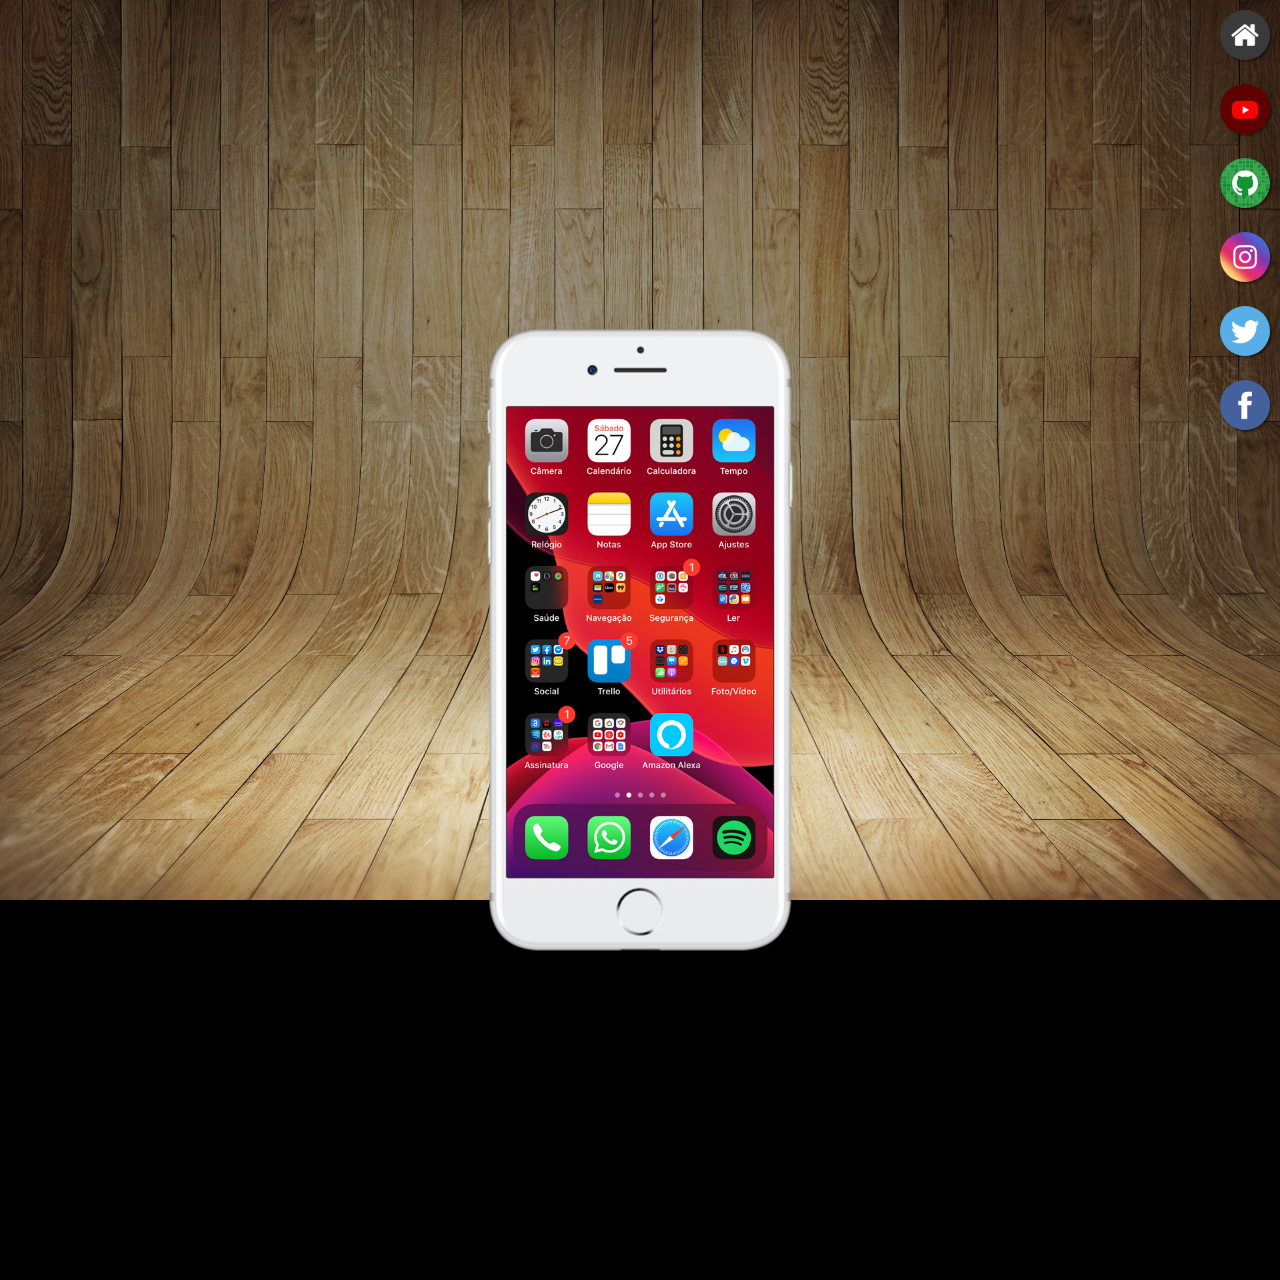
<file: index.html>
<!DOCTYPE html>
<html lang="pt-br">
<head>
    <meta charset="UTF-8">
    <meta name="viewport" content="width=device-width, initial-scale=1.0">
    <link rel="shortcut icon" href="favicon.ico" type="image/x-icon">
    <link rel="stylesheet" href="estilos/style.css">
    <title>Projeto Redes Sociais</title>
</head>
<body>
    <main>
        <section id="telefone">
            <iframe src="home.html" name="tela" id="tela" frameborder="0"></iframe>
        </section>
        <section id="redes-sociais">
            <a href="home.html" target="tela"><img src="imagens/logo-home.jpg" alt="Home"></a><br>
            <a href="youtube.html" target="tela"><img src="imagens/logo-youtube.jpg" alt="Youtube"></a><br>
            <a href="github.html" target="tela"><img src="imagens/logo-github.jpg" alt="Github"></a><br>
            <a href="instagram.html" target="tela"><img src="imagens/logo-instagram.jpg" alt="Instagram"></a><br>
            <a href="twitter.html" target="tela"><img src="imagens/logo-twitter.jpg" alt="Twitter"></a><br>
            <a href="facebook.html" target="tela"><img src="imagens/logo-facebook.jpg" alt="Facebook"></a>
        </section>
    </main>
</body>
</html>
</file>
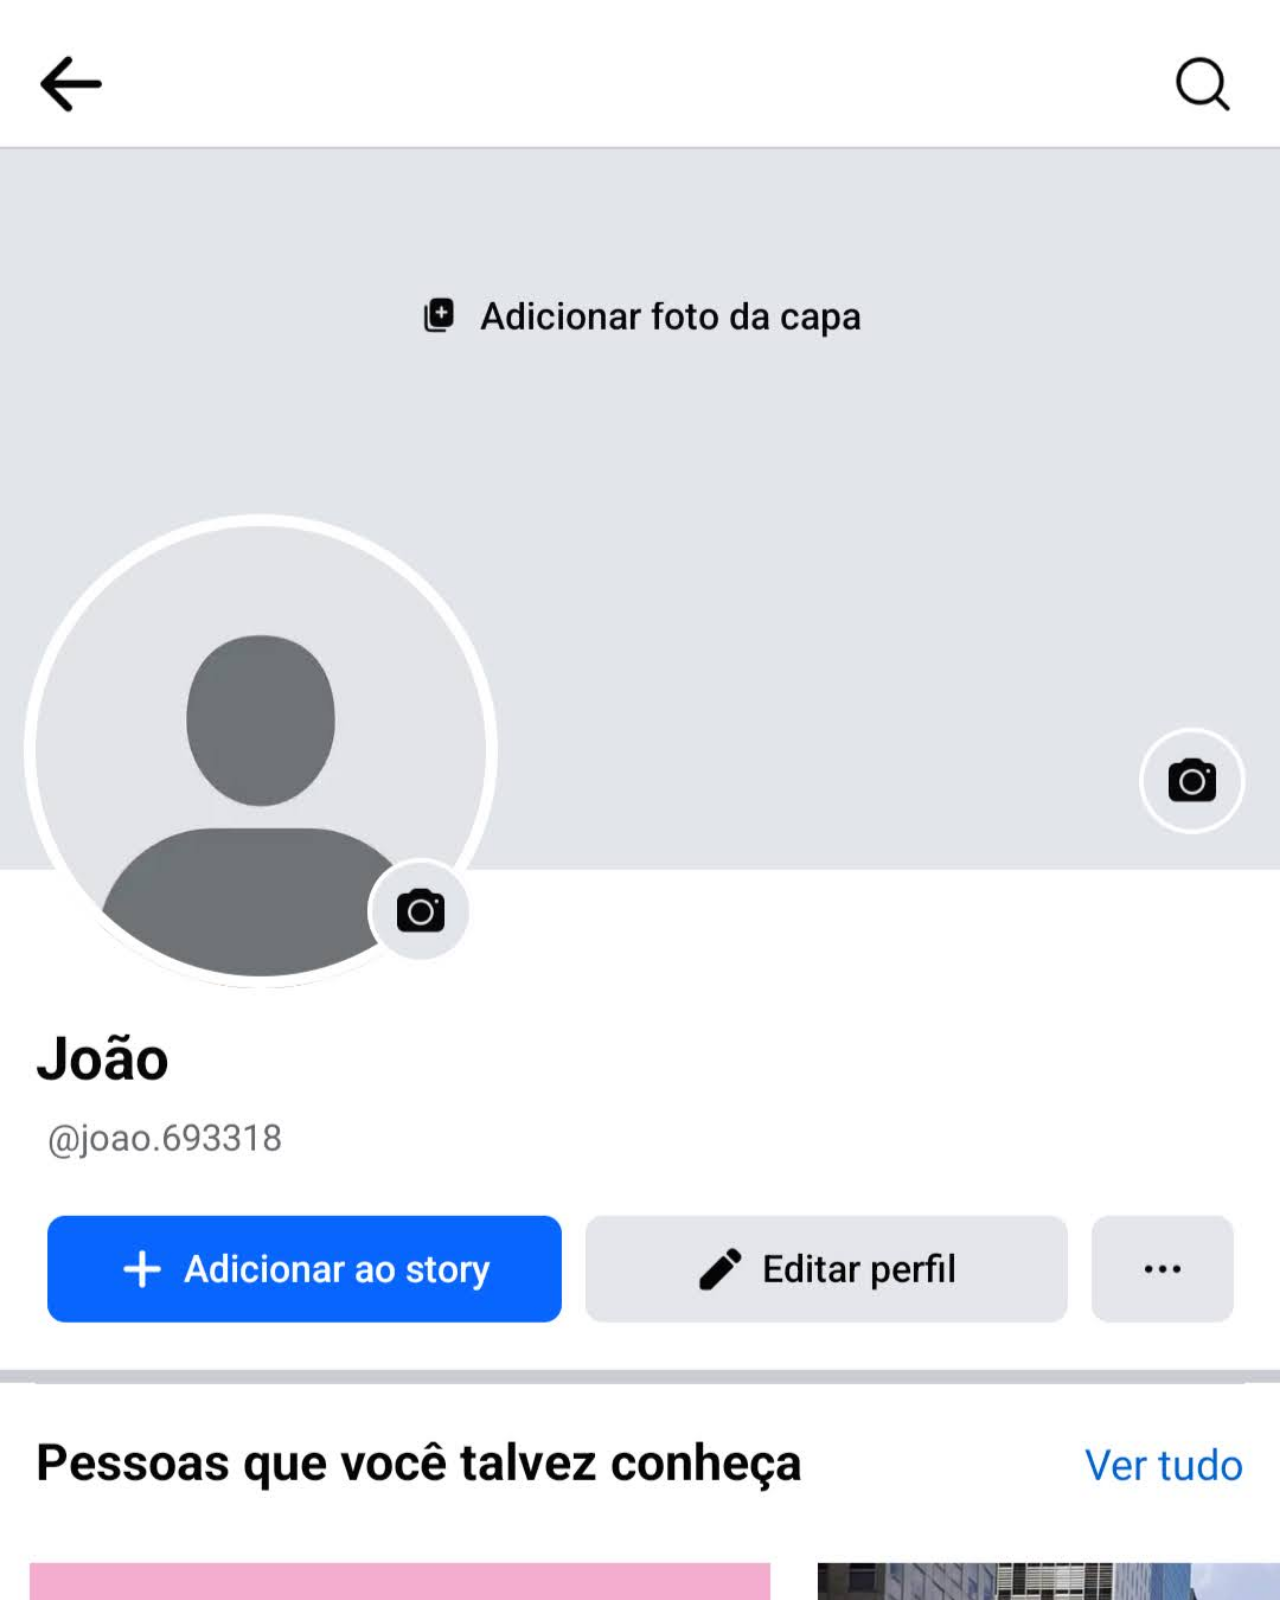
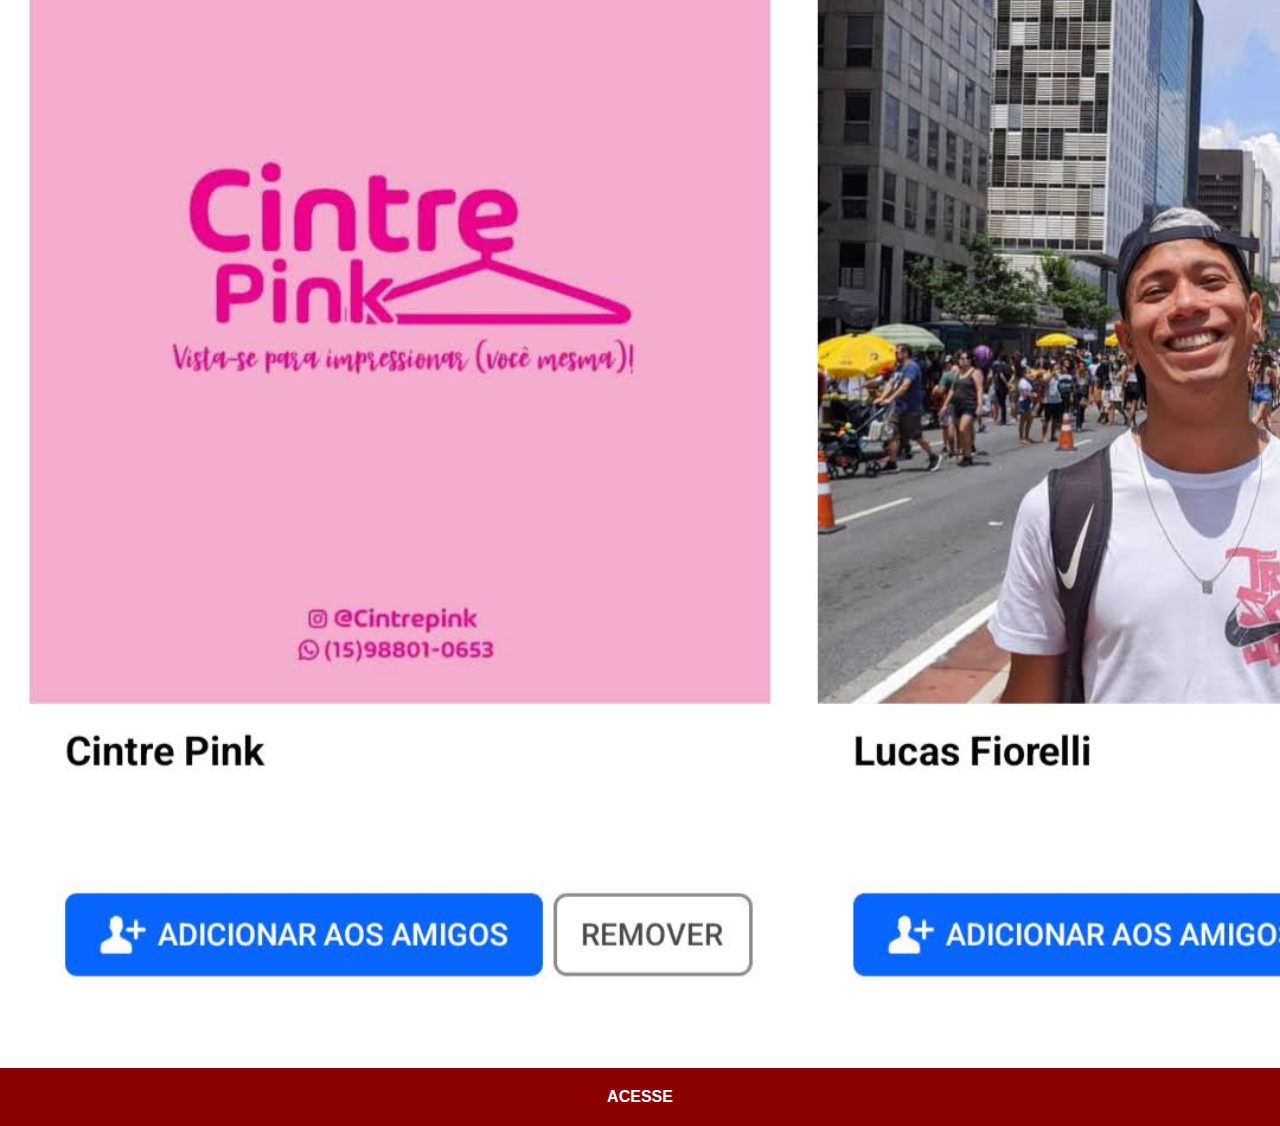
<file: facebook.html>
<!DOCTYPE html>
<html lang="pt-br">
<head>
    <meta charset="UTF-8">
    <meta name="viewport" content="width=device-width, initial-scale=1.0">
    <title>Document</title>
    <link rel="stylesheet" href="estilos/social.css">
</head>
<body>
    <img src="imagens/tela-facebook-joao.jpg" alt="Facebook">
    <a href="https://www.facebook.com/profile.php?id=100081488933831">ACESSE</a>
</body>
</html>
</file>
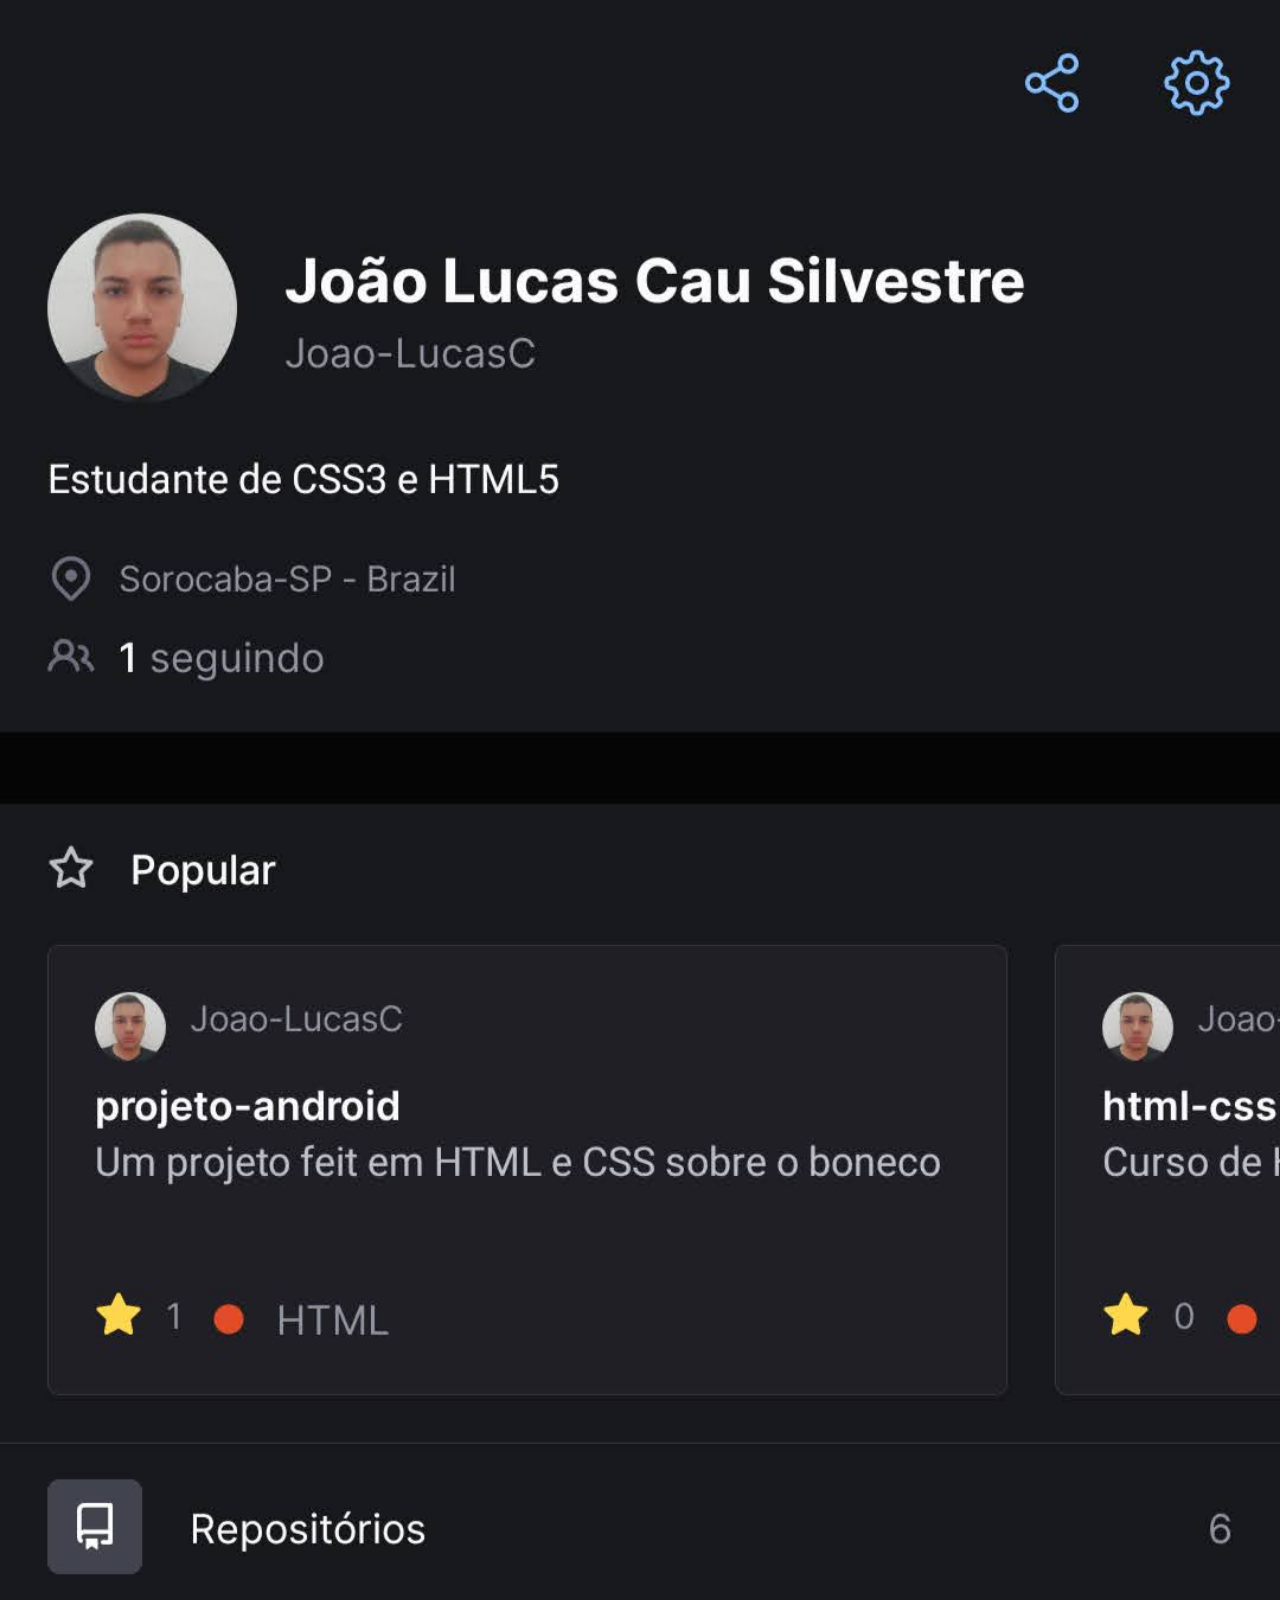
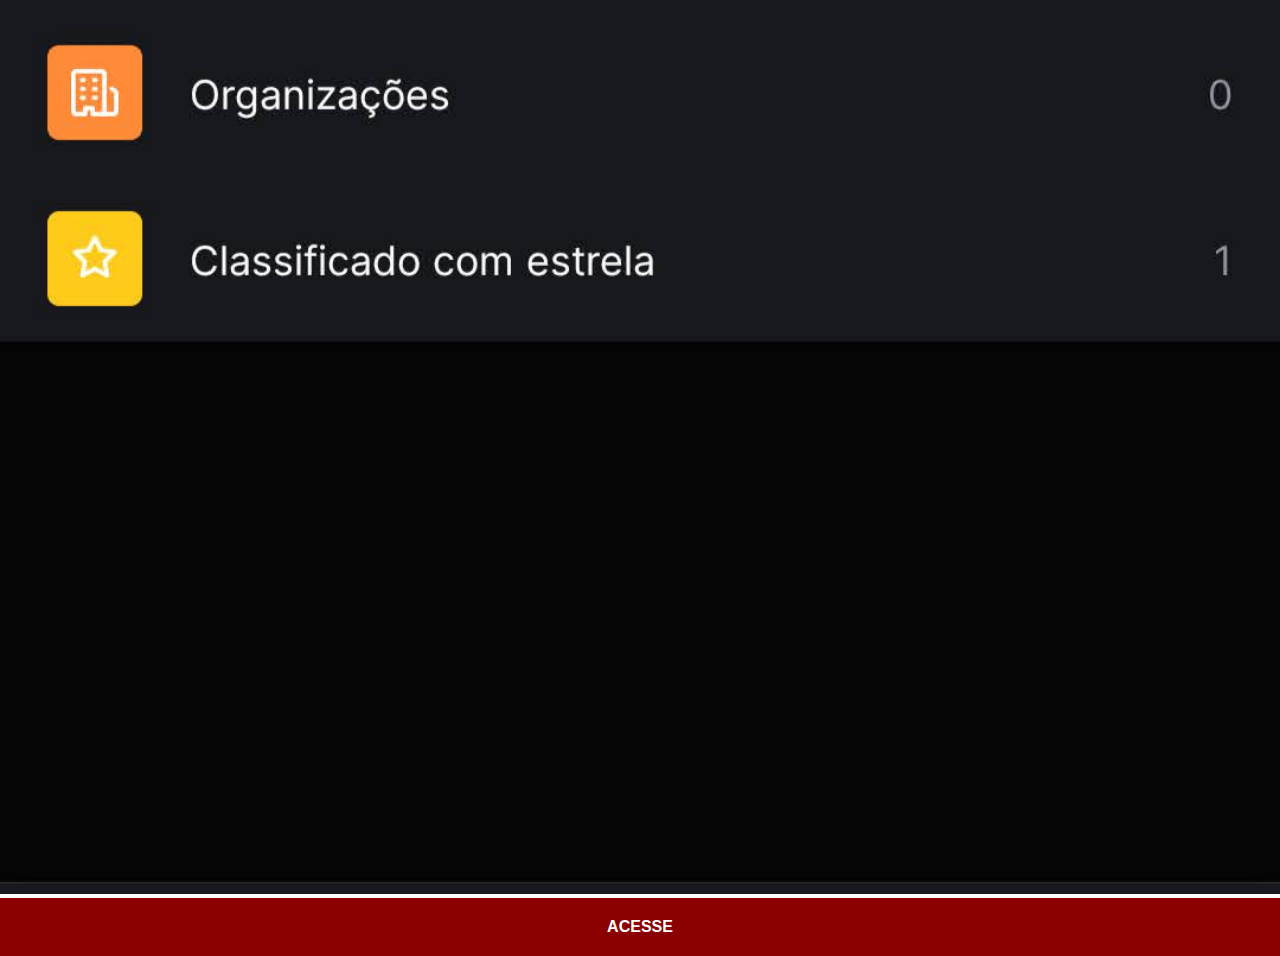
<file: github.html>
<!DOCTYPE html>
<html lang="en">
<head>
    <meta charset="UTF-8">
    <meta name="viewport" content="width=device-width, initial-scale=1.0">
    <title>Document</title>
    <link rel="stylesheet" href="estilos/social.css">
</head>
<body>
    <img src="imagens/tela-github-joao.jpg" alt="Github">
    <a href="https://github.com/Joao-LucasC" target="_blank">ACESSE</a>
</body>
</html>
</file>
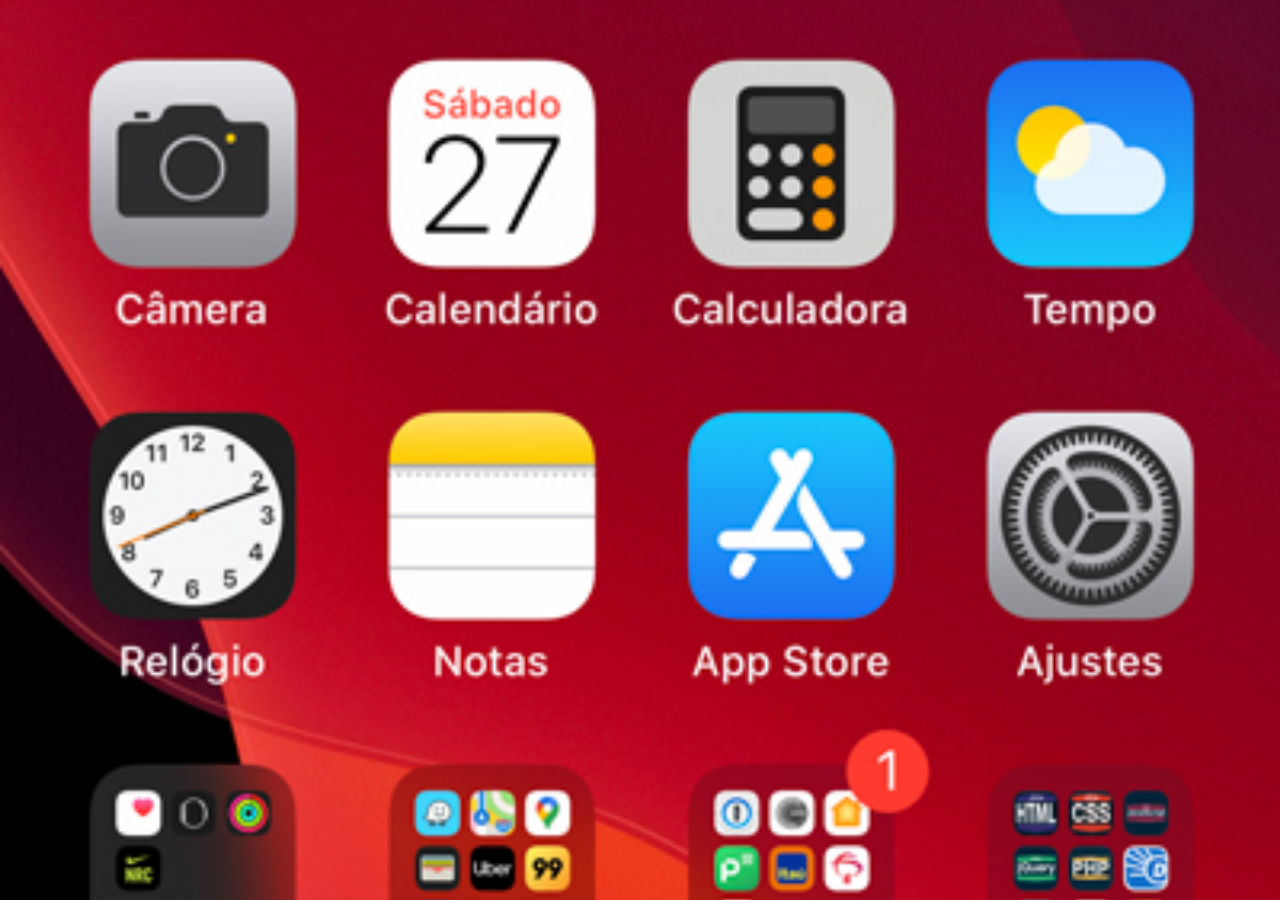
<file: home.html>
<!DOCTYPE html>
<html lang="pt-br">
<head>
    <meta charset="UTF-8">
    <meta name="viewport" content="width=device-width, initial-scale=1.0">
    <title>Home</title>
</head>
<style>
    *{
        margin: 0px;
        padding: 0px;
    }
    body{
        width: 100vw;
        height: 100vh;
        background: black url(imagens/tela-home.jpg) no-repeat top center;
        background-size: cover;
    }
</style>
<body>
    
</body>
</html>
</file>
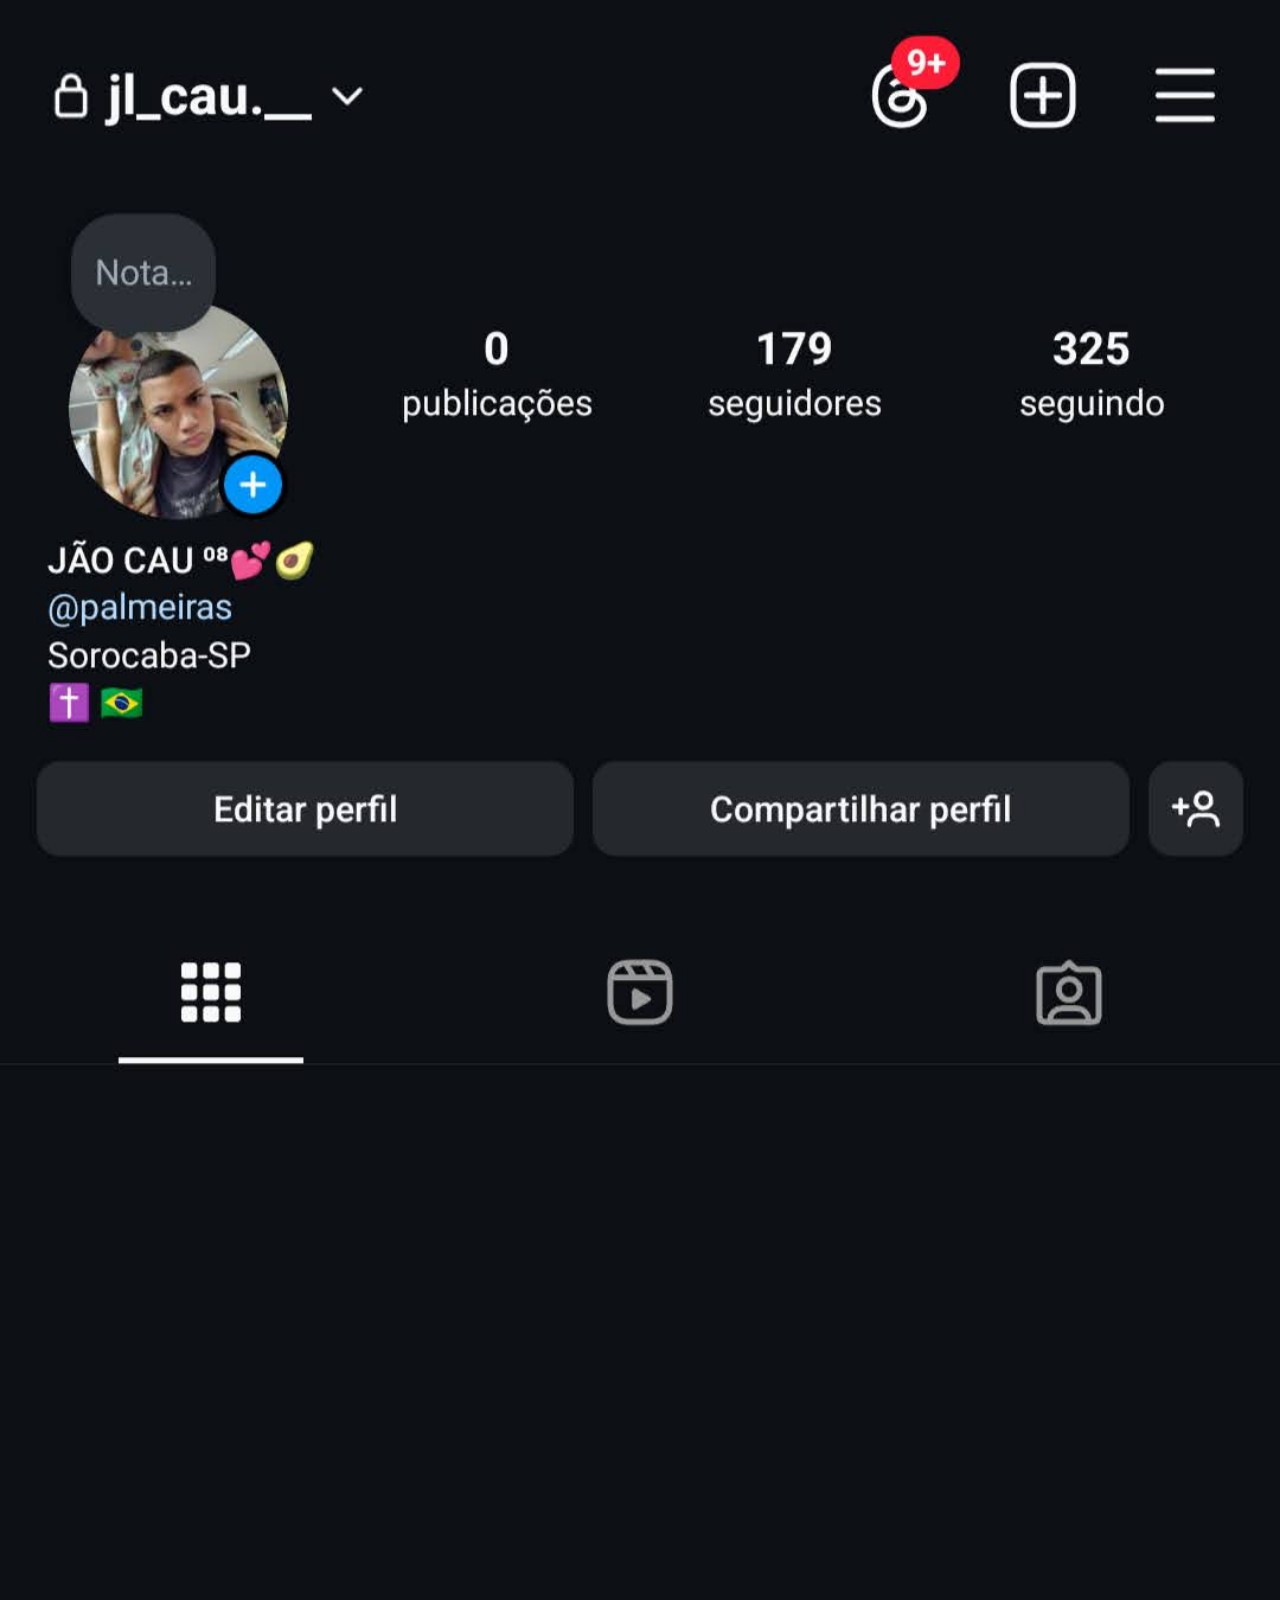
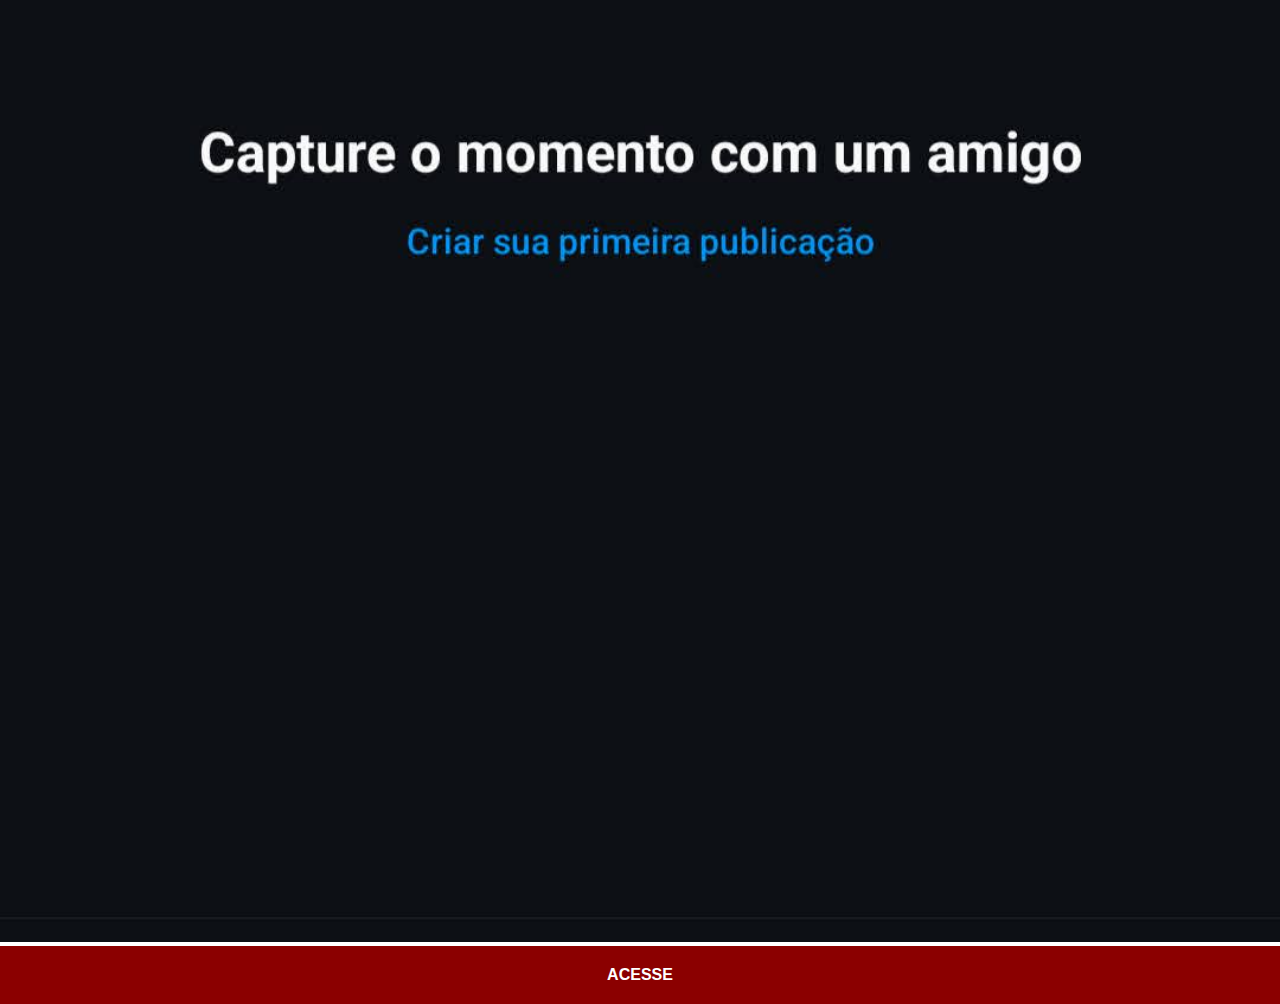
<file: instagram.html>
<!DOCTYPE html>
<html lang="pt-br">
<head>
    <meta charset="UTF-8">
    <meta name="viewport" content="width=device-width, initial-scale=1.0">
    <title>Document</title>
    <link rel="stylesheet" href="estilos/social.css">
</head>
<body>
    <img src="imagens/tela-instagram-joao.jpg" alt="Instagram">
    <a href="https://www.instagram.com/jl_cau.__/" target="_blank">ACESSE</a>
</body>
</html>
</file>
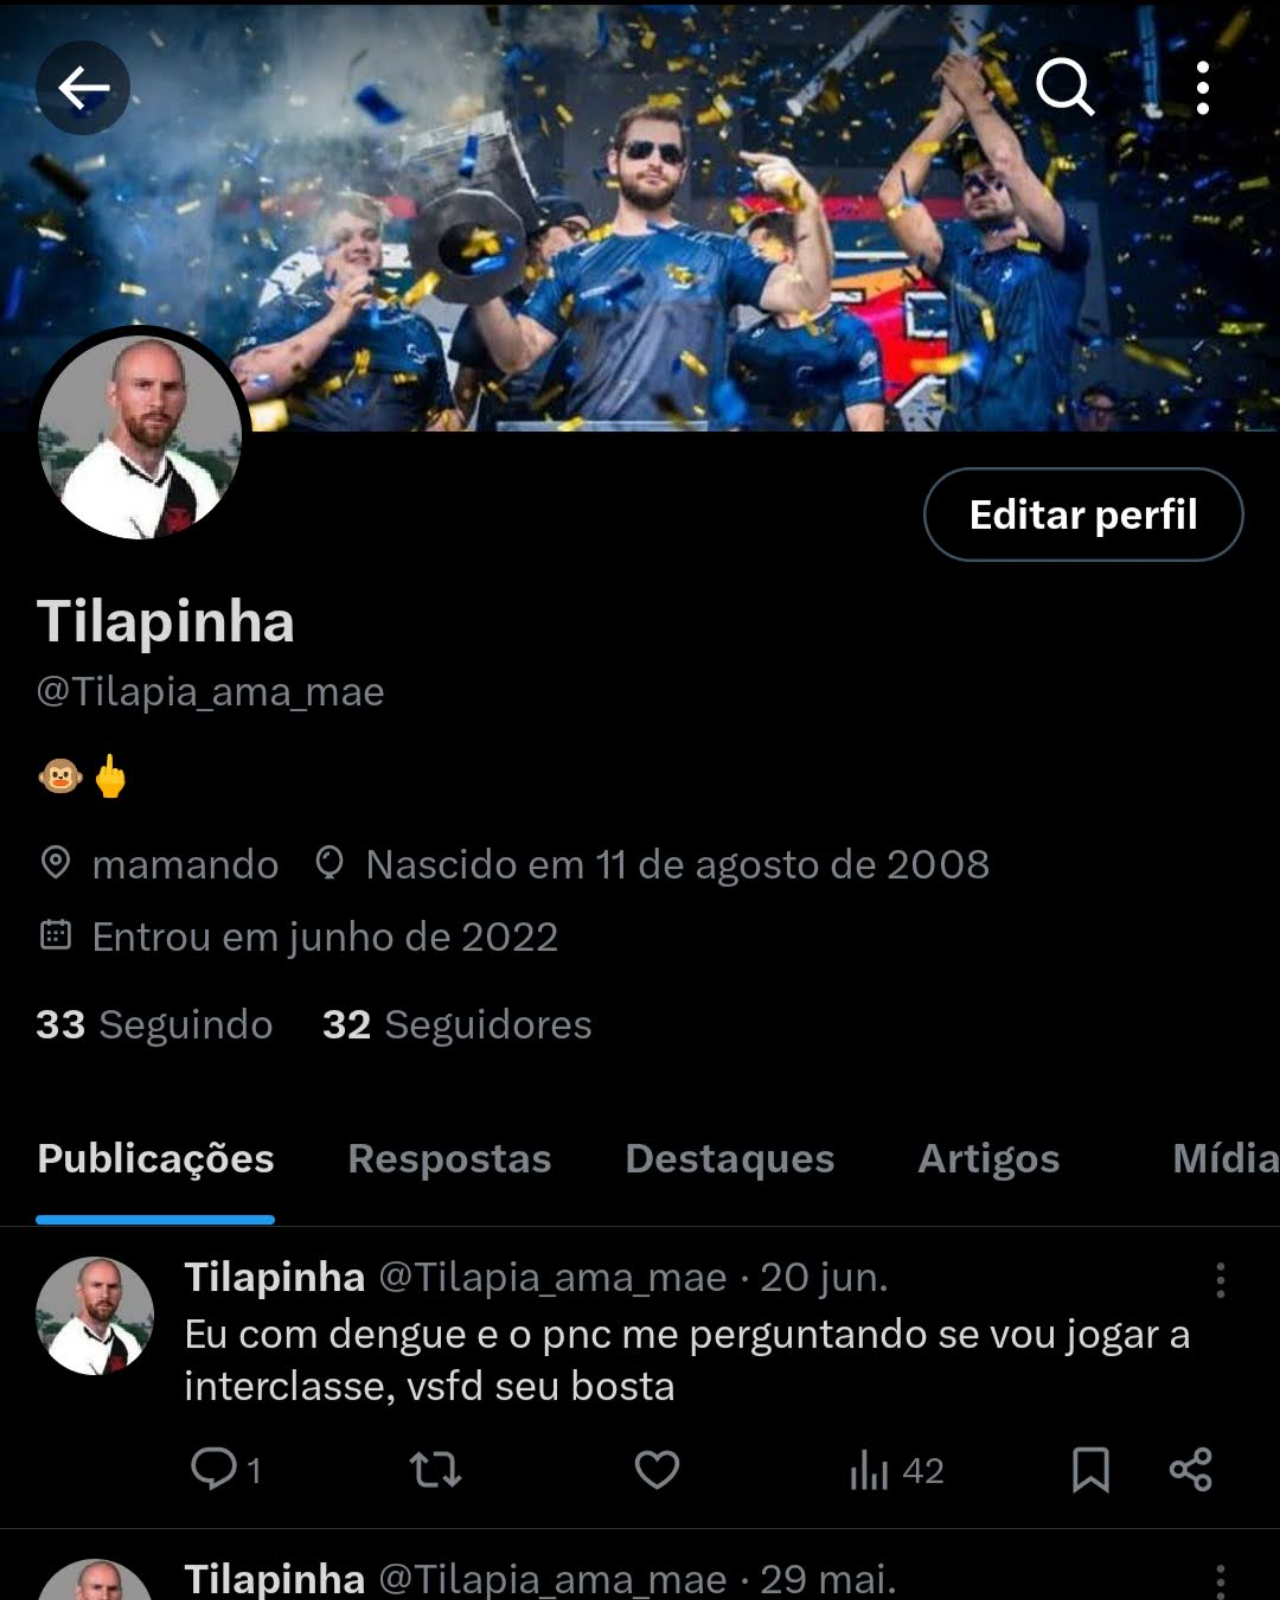
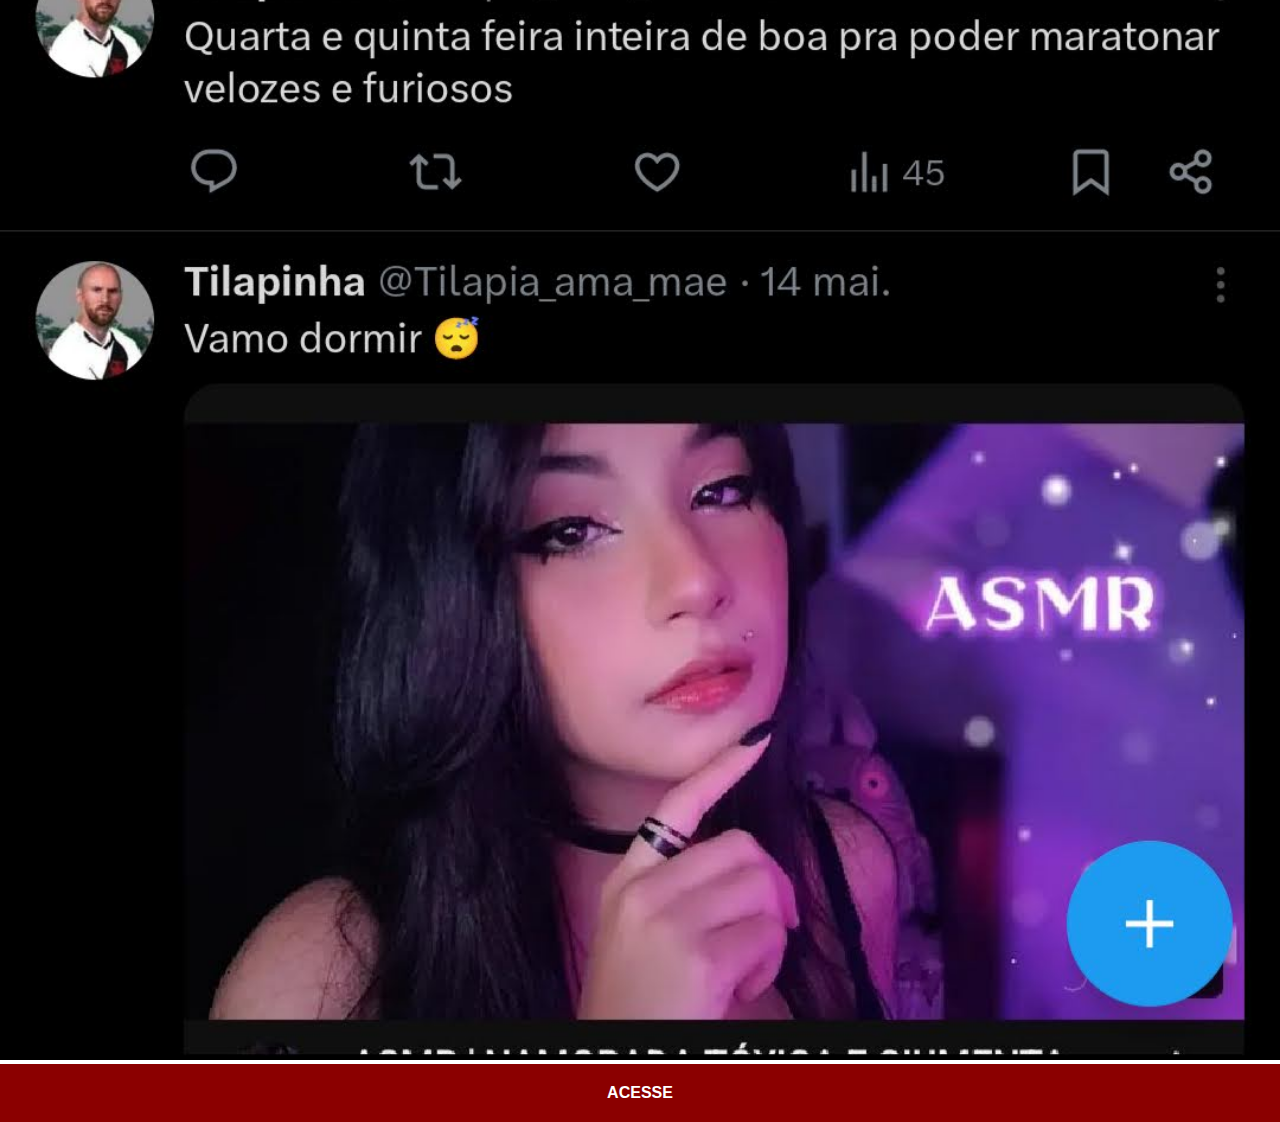
<file: twitter.html>
<!DOCTYPE html>
<html lang="pt-br">
<head>
    <meta charset="UTF-8">
    <meta name="viewport" content="width=device-width, initial-scale=1.0">
    <title>Document</title>
    <link rel="stylesheet" href="estilos/social.css">
</head>
<body>
    <img src="imagens/tela-twitter-joao.jpg" alt="Twitter">
    <a href="https://x.com/Tilapia_ama_mae" target="_blank">ACESSE</a>
</body>
</html>
</file>
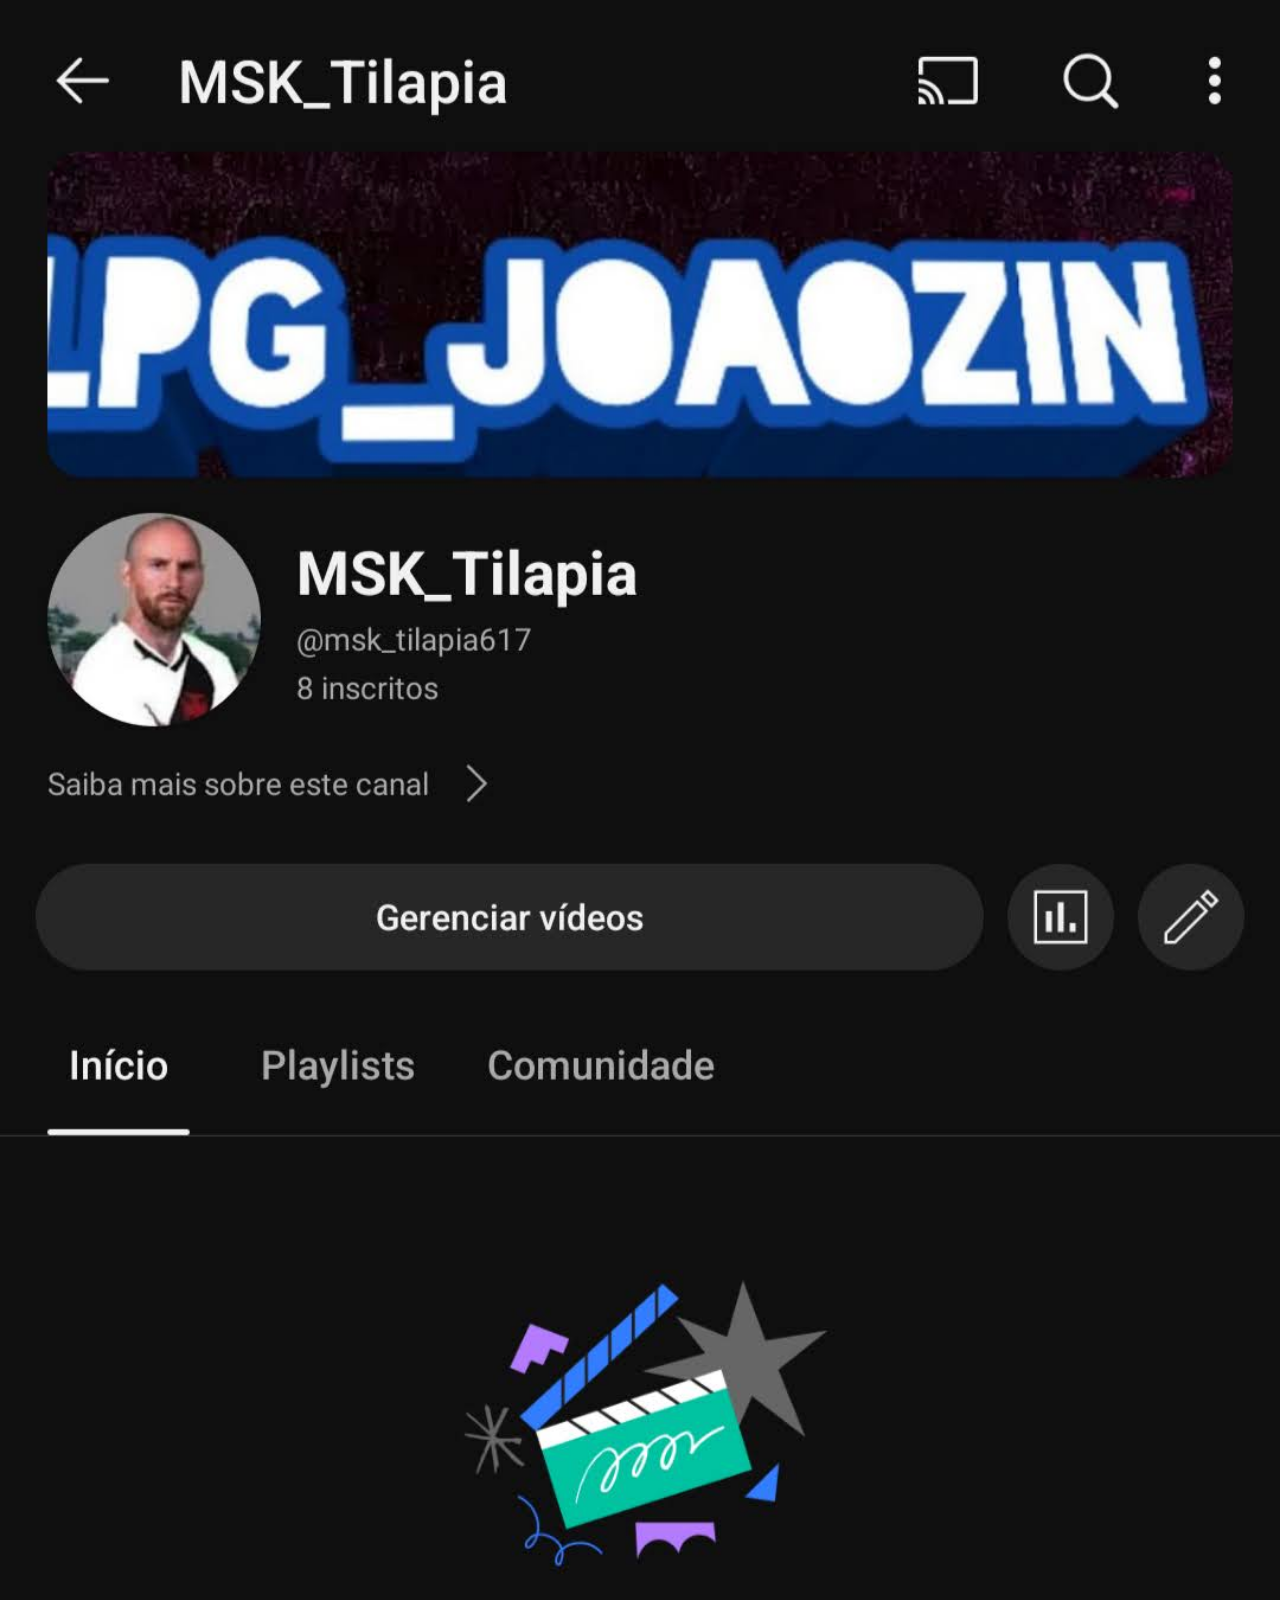
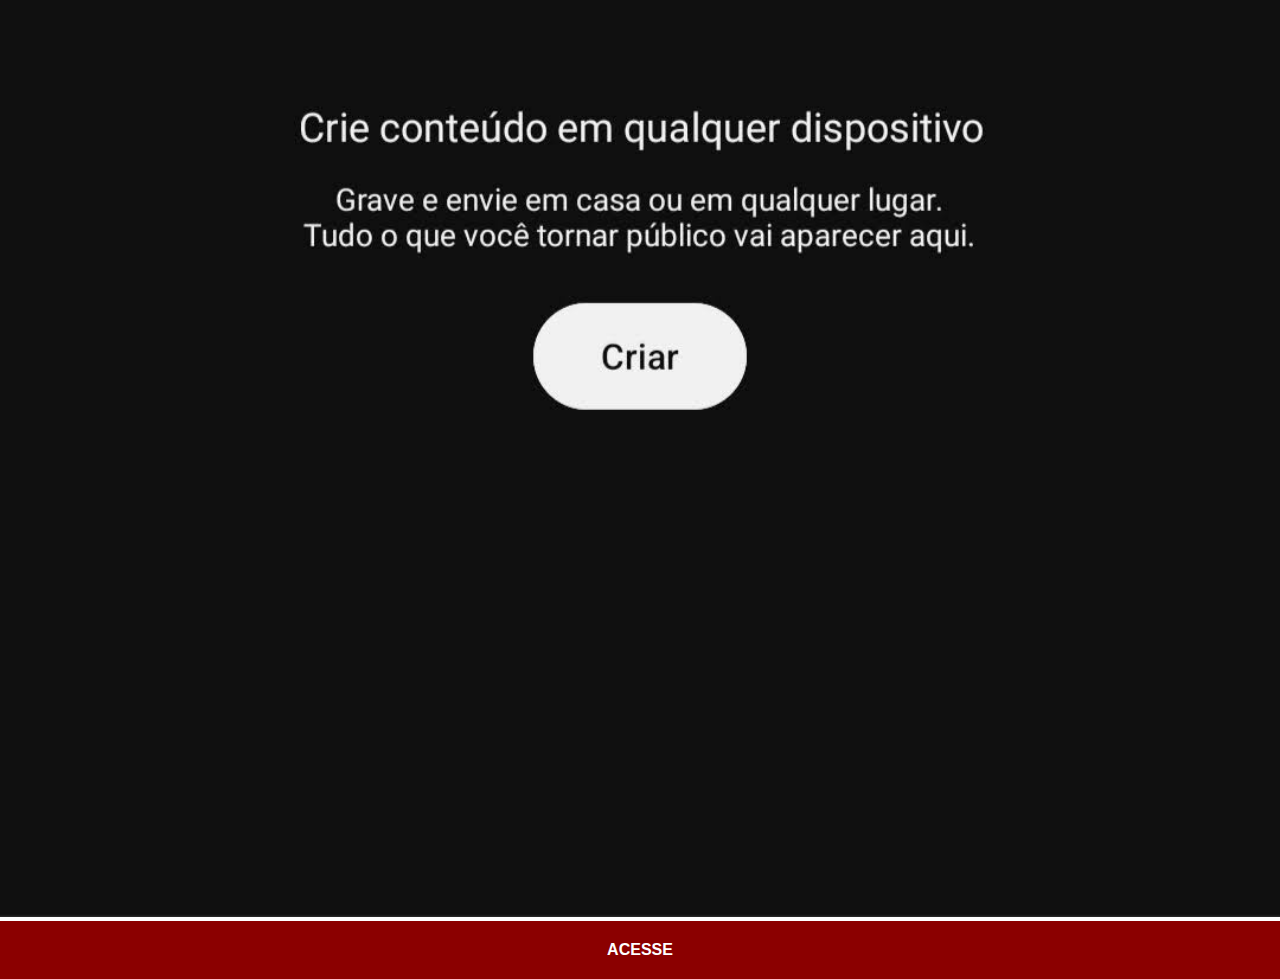
<file: youtube.html>
<!DOCTYPE html>
<html lang="pt-br">
<head>
    <meta charset="UTF-8">
    <meta name="viewport" content="width=device-width, initial-scale=1.0">
    <title>Youtube</title>
    <link rel="stylesheet" href="estilos/social.css">
</head>
<body>
    <img src="imagens/tela-youtube-joao.jpg" alt="Youtube">
    <a href="https://www.youtube.com/@msk_tilapia617" target="_blank">ACESSE</a>
</body>
</html>
</file>
<file: estilos/style.css>
@charset "UTF-8";

*{
    margin: 0px;
    padding: 0px;
    font-family: Arial, Helvetica, sans-serif;
}
html, body{
    height: 100vh;
    width: 100vw;
    background-color: black;
}
body{
    background: url(../imagens/fundo-madeira.jpg) no-repeat top center;
    background-size: cover;
    background-attachment: fixed;
}
main{
    position: relative;
    height: 100vw;
}
section#telefone{
    position: absolute;
    top: 50%;
    left: 50%;
    transform: translate(-50%, -50%);
    height: 627px;
    width: 311px;
    background: url(../imagens/frame-iphone.png) no-repeat;
}
iframe#tela{
    position: relative;
    top: 80px;
    left: 22px;
    width: 267px;
    height: 471px;
}
section#redes-sociais{
    text-align: right;
}
section#redes-sociais img{
    width: 50px;
    margin: 10px;
    border-radius: 50%;
    box-shadow: 2px 2px 2px rgba(0, 0, 0, 0.400);
    box-sizing: border-box;
}
section#redes-sociais img:hover{
    border: 2px solid rgba(255, 255, 255, 0.6);
    transform: translate(-3px, -3px);
    box-shadow: 5px 5px 10px rgba(0, 0, 0, 0.6);
    transition: transform 0.3s;
}
</file>
<file: estilos/social.css>
@charset "UTF-8";
*{
    margin: 0px;
    padding: 0px;
}
body{
    font-family: Arial, Helvetica, sans-serif;
}
::-webkit-scrollbar{
    width: 0px;
    height: 0px;
}
img{
    width: 100vw;
}
a{
    display: block;
    background-color: darkred;
    color: white;
    padding: 20px;
    text-align: center;
    font-weight: bolder;
    text-decoration: none;
}
a:hover{
    background-color: red;
}
</file>
